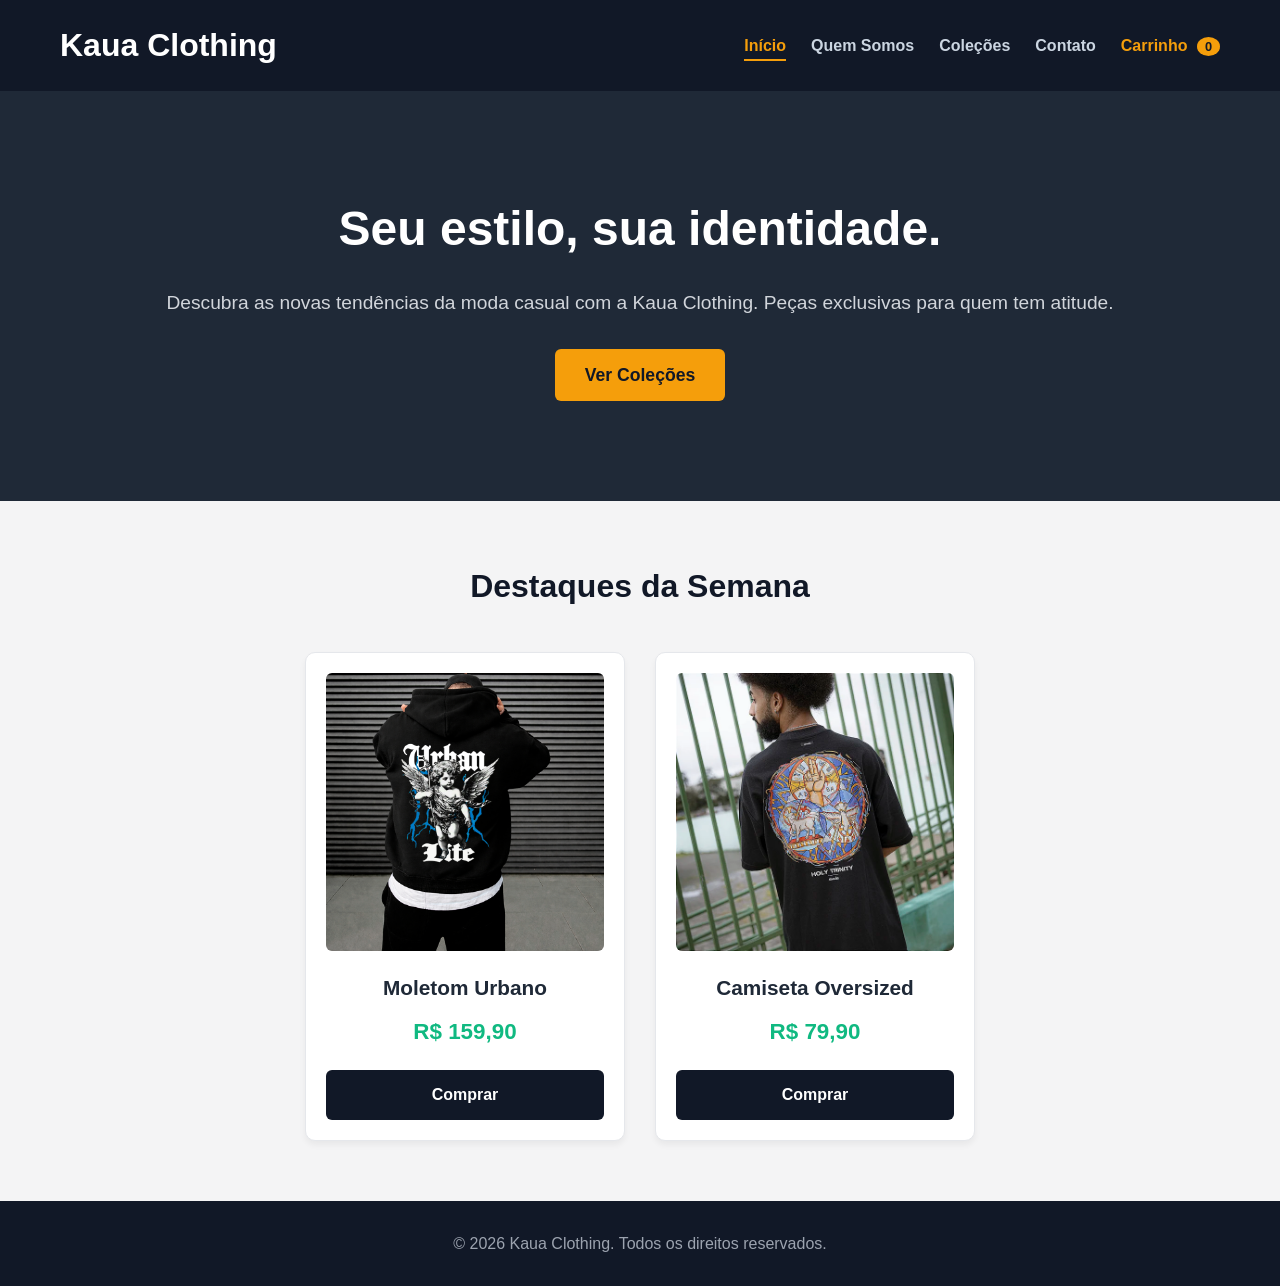
<file: index.html>
<!DOCTYPE html>
<html lang="pt-BR">
<head>
    <meta charset="UTF-8">
    <meta name="viewport" content="width=device-width, initial-scale=1.0">
    <meta name="description" content="Melhor loja para seu melhor estilo!">
    <title>Kaua Clothing | Início</title>
    <link rel="stylesheet" href="style.css">
</head>
<body>
    <header>
        <div class="container header-flex">
            <h1>Kaua Clothing</h1>
            <nav>
                <ul>
                    <li><a href="index.html" class="active">Início</a></li>
                    <li><a href="sobre.html">Quem Somos</a></li>
                    <li><a href="colecoes.html">Coleções</a></li>
                    <li><a href="contato.html">Contato</a></li>
                    <li><a href="carrinho.html" style="color: #f59e0b;">Carrinho <span class="cart-counter">0</span></a></li>
                </ul>
            </nav>
        </div>
    </header>

    <main>
        <section class="hero-section">
            <div class="container hero-content">
                <h2>Seu estilo, sua identidade.</h2>
                <p>Descubra as novas tendências da moda casual com a Kaua Clothing. Peças exclusivas para quem tem atitude.</p>
                <a href="colecoes.html" class="btn-primary">Ver Coleções</a>
            </div>
        </section>

        <section class="container section-padding">
            <h2 class="text-center">Destaques da Semana</h2>
            <div class="grid-produtos">
                <article class="produto-card">
                    <img src="images/Moletom-urb.jpg" alt="Moletom Urbano">
                    <h3>Moletom Urbano</h3>
                    <p class="preco">R$ 159,90</p>
                    <a href="colecoes.html" class="btn-secondary">Comprar</a>
                </article>
                <article class="produto-card">
                    <img src="images/oversizes2.png" alt="Camiseta Oversized">
                    <h3>Camiseta Oversized</h3>
                    <p class="preco">R$ 79,90</p>
                    <a href="colecoes.html" class="btn-secondary">Comprar</a>
                </article>
            </div>
        </section>
    </main>

    <footer>
        <div class="container">
            <p>&copy; 2026 Kaua Clothing. Todos os direitos reservados.</p>
        </div>
    </footer>
    <script src="script.js"></script>
</body>
</html>
</file>
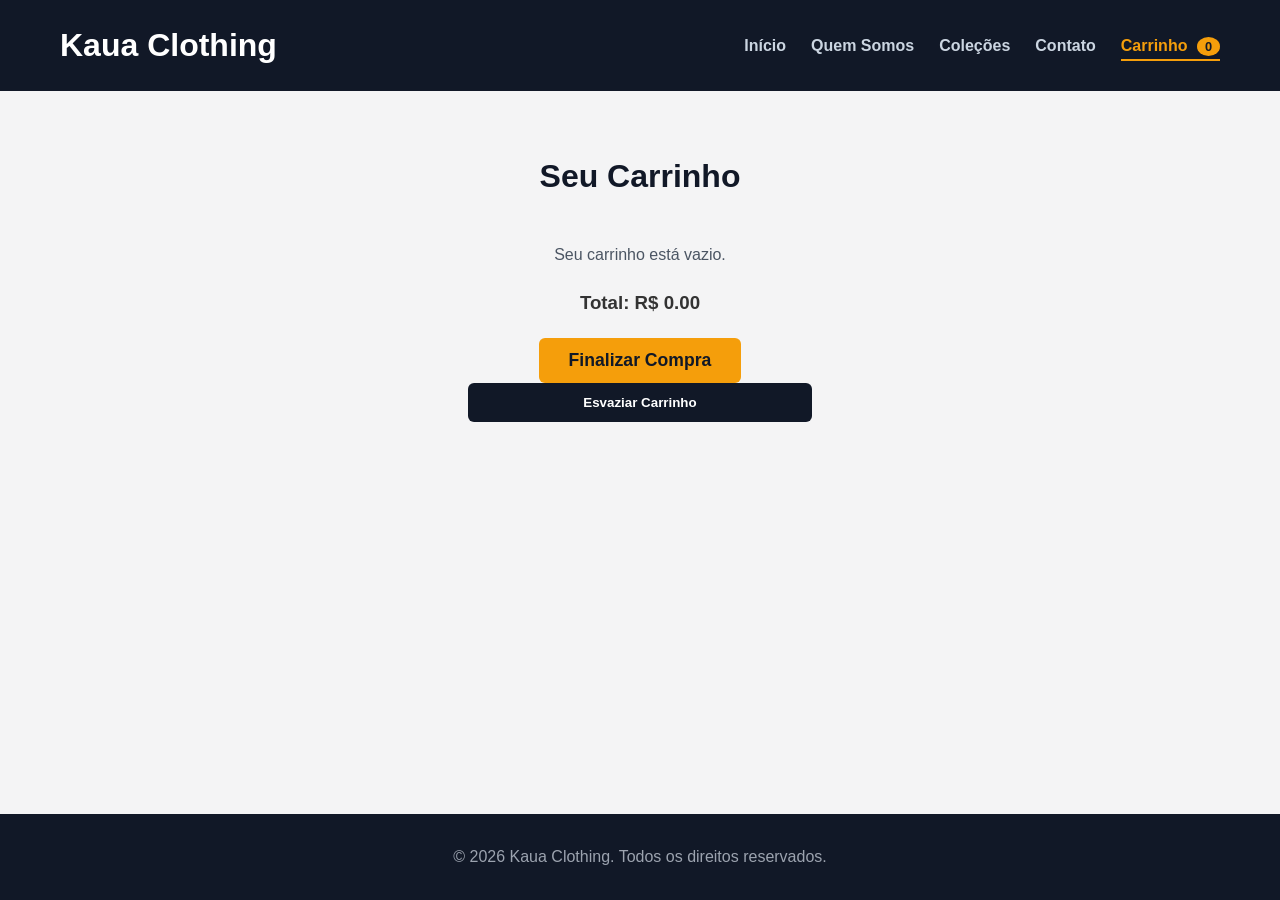
<file: carrinho.html>
<!DOCTYPE html>
<html lang="pt-BR">
<head>
    <meta charset="UTF-8">
    <meta name="viewport" content="width=device-width, initial-scale=1.0">
    <meta name="description" content="Carrinho de compras da Kaua Clothing.">
    <title>Kaua Clothing | Carrinho</title>
    <link rel="stylesheet" href="style.css">
</head>
<body>
    <header>
        <div class="container header-flex">
            <h1>Kaua Clothing</h1>
            <nav>
                <ul>
                    <li><a href="index.html">Início</a></li>
                    <li><a href="sobre.html">Quem Somos</a></li>
                    <li><a href="colecoes.html">Coleções</a></li>
                    <li><a href="contato.html">Contato</a></li>
                    <li><a href="carrinho.html" class="active" style="color: #f59e0b;">Carrinho <span class="cart-counter">0</span></a></li>
                </ul>
            </nav>
        </div>
    </header>

    <main class="container section-padding">
        <h2 class="text-center">Seu Carrinho</h2>
        
        <div class="carrinho-container">
            <div id="itens-carrinho"></div>

            <div class="carrinho-resumo">
                <h3>Total: R$ <span id="total-carrinho">0.00</span></h3>
                <div class="form-botoes" style="margin-top: 20px;">
                    <button class="btn-primary" onclick="alert('Funcionalidade de pagamento em breve!')">Finalizar Compra</button>
                    <button class="btn-secondary" onclick="limparCarrinho()">Esvaziar Carrinho</button>
                </div>
            </div>
        </div>
    </main>

    <footer>
        <div class="container">
            <p>&copy; 2026 Kaua Clothing. Todos os direitos reservados.</p>
        </div>
    </footer>
    <script src="script.js"></script>
</body>
</html>
</file>
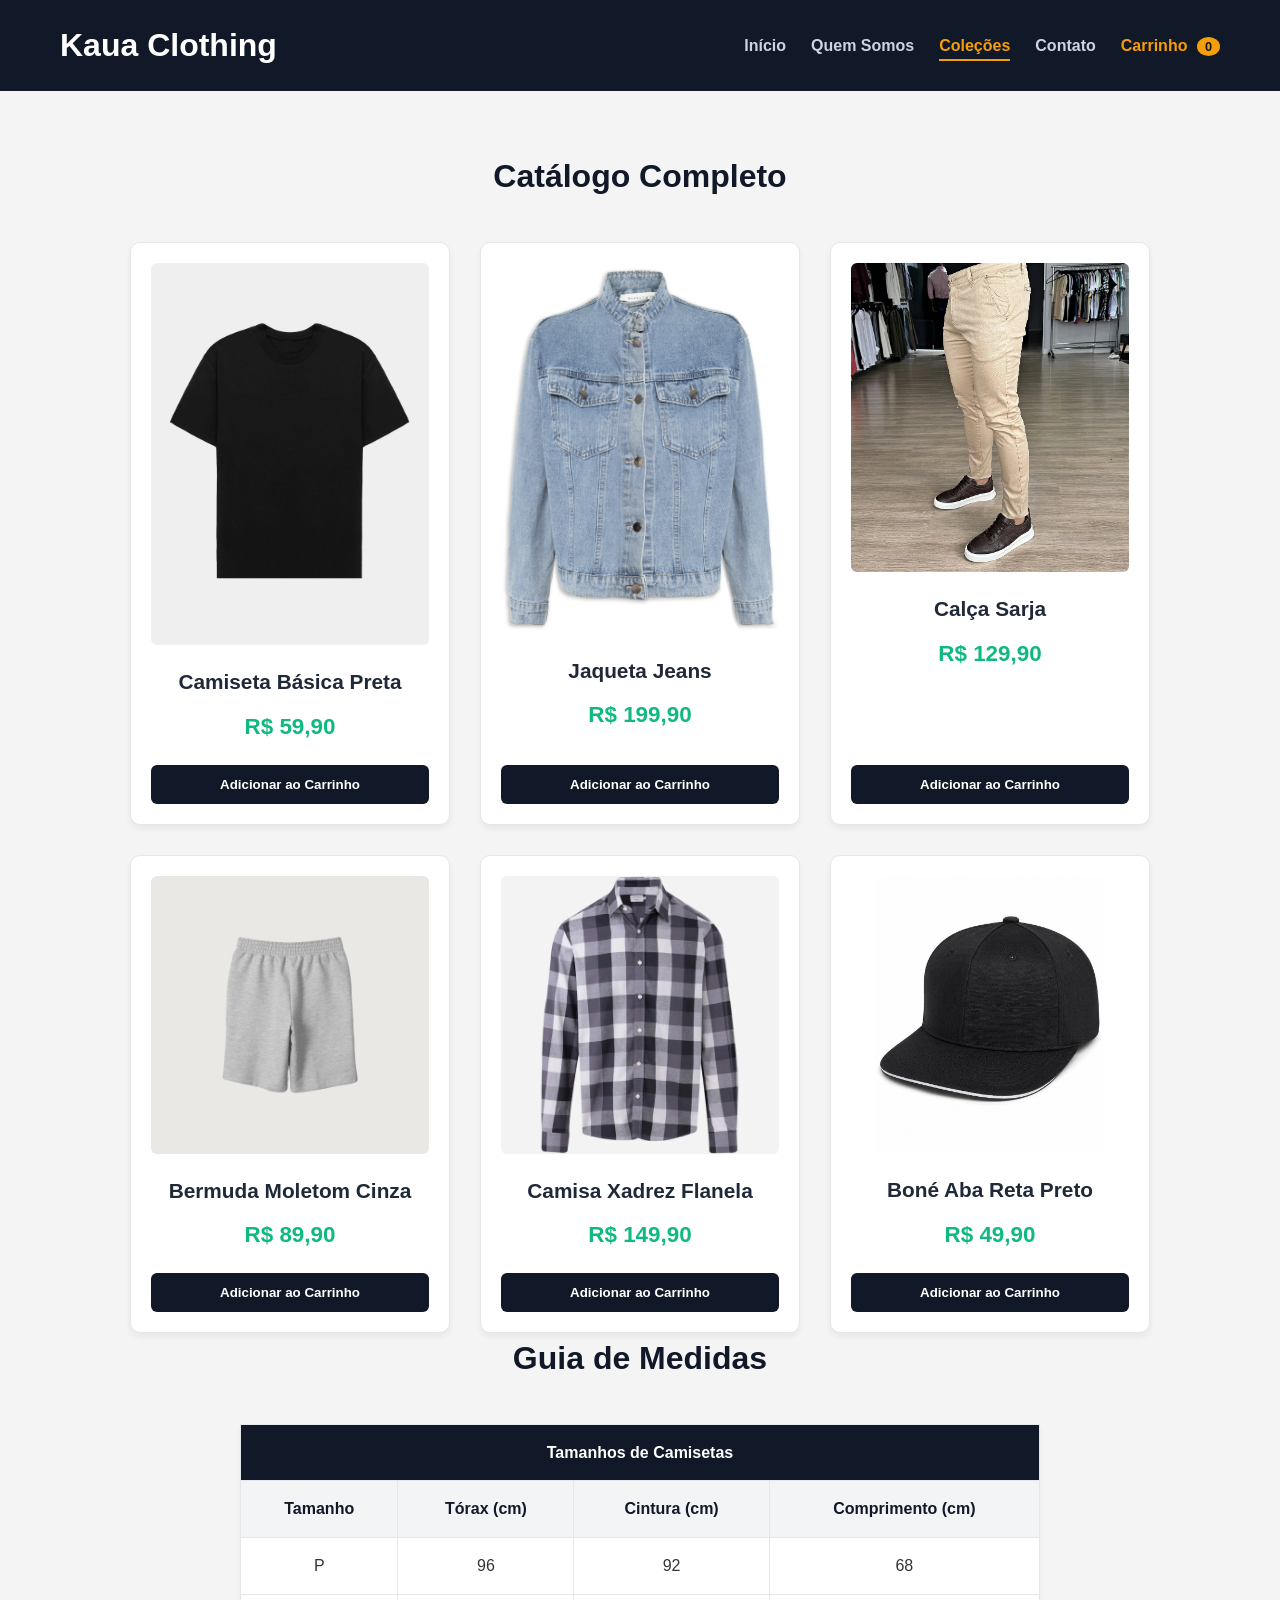
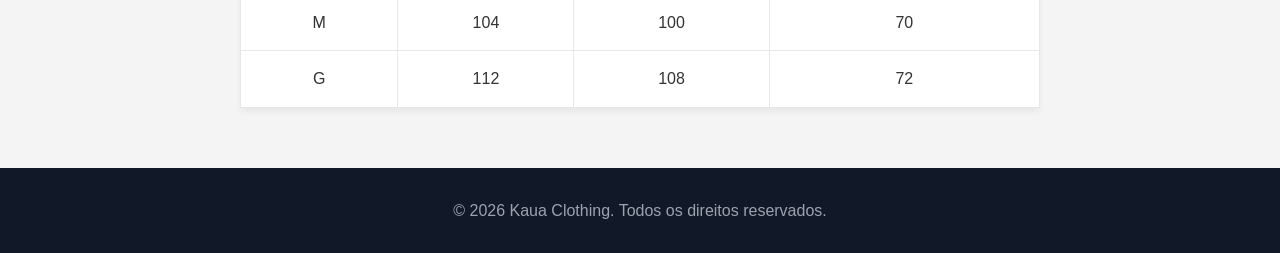
<file: colecoes.html>
<!DOCTYPE html>
<html lang="pt-BR">
<head>
    <meta charset="UTF-8">
    <meta name="viewport" content="width=device-width, initial-scale=1.0">
    <meta name="description" content="Melhor loja para seu melhor estilo!">
    <title>Kaua Clothing | Coleções</title>
    <link rel="stylesheet" href="style.css">
</head>
<body>
    <header>
        <div class="container header-flex">
            <h1>Kaua Clothing</h1>
            <nav>
                <ul>
                    <li><a href="index.html">Início</a></li>
                    <li><a href="sobre.html">Quem Somos</a></li>
                    <li><a href="colecoes.html" class="active">Coleções</a></li>
                    <li><a href="contato.html">Contato</a></li>
                    <li><a href="carrinho.html" style="color: #f59e0b;">Carrinho <span class="cart-counter">0</span></a></li>
                </ul>
            </nav>
        </div>
    </header>

    <main class="container section-padding">
        <section>
            <h2 class="text-center">Catálogo Completo</h2>
            <div class="grid-produtos">
                <article class="produto-card">
                    <img src="images/preta.png" alt="Camiseta Básica Preta">
                    <h3>Camiseta Básica Preta</h3>
                    <p class="preco">R$ 59,90</p>
                    <button class="btn-secondary" onclick="adicionarAoCarrinho('Camiseta Básica Preta', 59.90)">Adicionar ao Carrinho</button>
                </article>
                <article class="produto-card">
                    <img src="images/jeans.png" alt="Jaqueta Jeans Clássica">
                    <h3>Jaqueta Jeans</h3>
                    <p class="preco">R$ 199,90</p>
                    <button class="btn-secondary" onclick="adicionarAoCarrinho('Jaqueta Jeans', 199.90)">Adicionar ao Carrinho</button>
                </article>
                <article class="produto-card">
                    <img src="images/sarja.png" alt="Calça Sarja Areia">
                    <h3>Calça Sarja</h3>
                    <p class="preco">R$ 129,90</p>
                    <button class="btn-secondary" onclick="adicionarAoCarrinho('Calça Sarja', 129.90)">Adicionar ao Carrinho</button>
                </article>
                <article class="produto-card">
                    <img src="images/calcao.png" alt="Bermuda Moletom">
                    <h3>Bermuda Moletom Cinza</h3>
                    <p class="preco">R$ 89,90</p>
                    <button class="btn-secondary" onclick="adicionarAoCarrinho('Bermuda Moletom Cinza', 89.90)">Adicionar ao Carrinho</button>
                </article>
                <article class="produto-card">
                    <img src="images/xadrez.png" alt="Camisa Xadrez Flanela">
                    <h3>Camisa Xadrez Flanela</h3>
                    <p class="preco">R$ 149,90</p>
                    <button class="btn-secondary" onclick="adicionarAoCarrinho('Camisa Xadrez Flanela', 149.90)">Adicionar ao Carrinho</button>
                </article>
                <article class="produto-card">
                    <img src="images/bone.png" alt="Boné Aba Reta">
                    <h3>Boné Aba Reta Preto</h3>
                    <p class="preco">R$ 49,90</p>
                    <button class="btn-secondary" onclick="adicionarAoCarrinho('Boné Aba Reta Preto', 49.90)">Adicionar ao Carrinho</button>
                </article>
                </div> 
        </section> 
        <section>
            <h2 class="text-center">Guia de Medidas</h2>
            <table>
                <thead>
                    <tr>
                        <th colspan="4" scope="colgroup">Tamanhos de Camisetas</th>
                    </tr>
                    <tr>
                        <th scope="col">Tamanho</th>
                        <th scope="col">Tórax (cm)</th>
                        <th scope="col">Cintura (cm)</th>
                        <th scope="col">Comprimento (cm)</th>
                    </tr>
                </thead>
                <tbody>
                    <tr>
                        <td>P</td>
                        <td>96</td>
                        <td>92</td>
                        <td>68</td>
                    </tr>
                    <tr>
                        <td>M</td>
                        <td>104</td>
                        <td>100</td>
                        <td>70</td>
                    </tr>
                    <tr>
                        <td>G</td>
                        <td>112</td>
                        <td>108</td>
                        <td>72</td>
                    </tr>
                </tbody>
            </table>
        </section>

    </main>

    <footer>
        <div class="container">
            <p>&copy; 2026 Kaua Clothing. Todos os direitos reservados.</p>
        </div>
    </footer>
    <script src="script.js"></script>
</body>
</html>
</file>
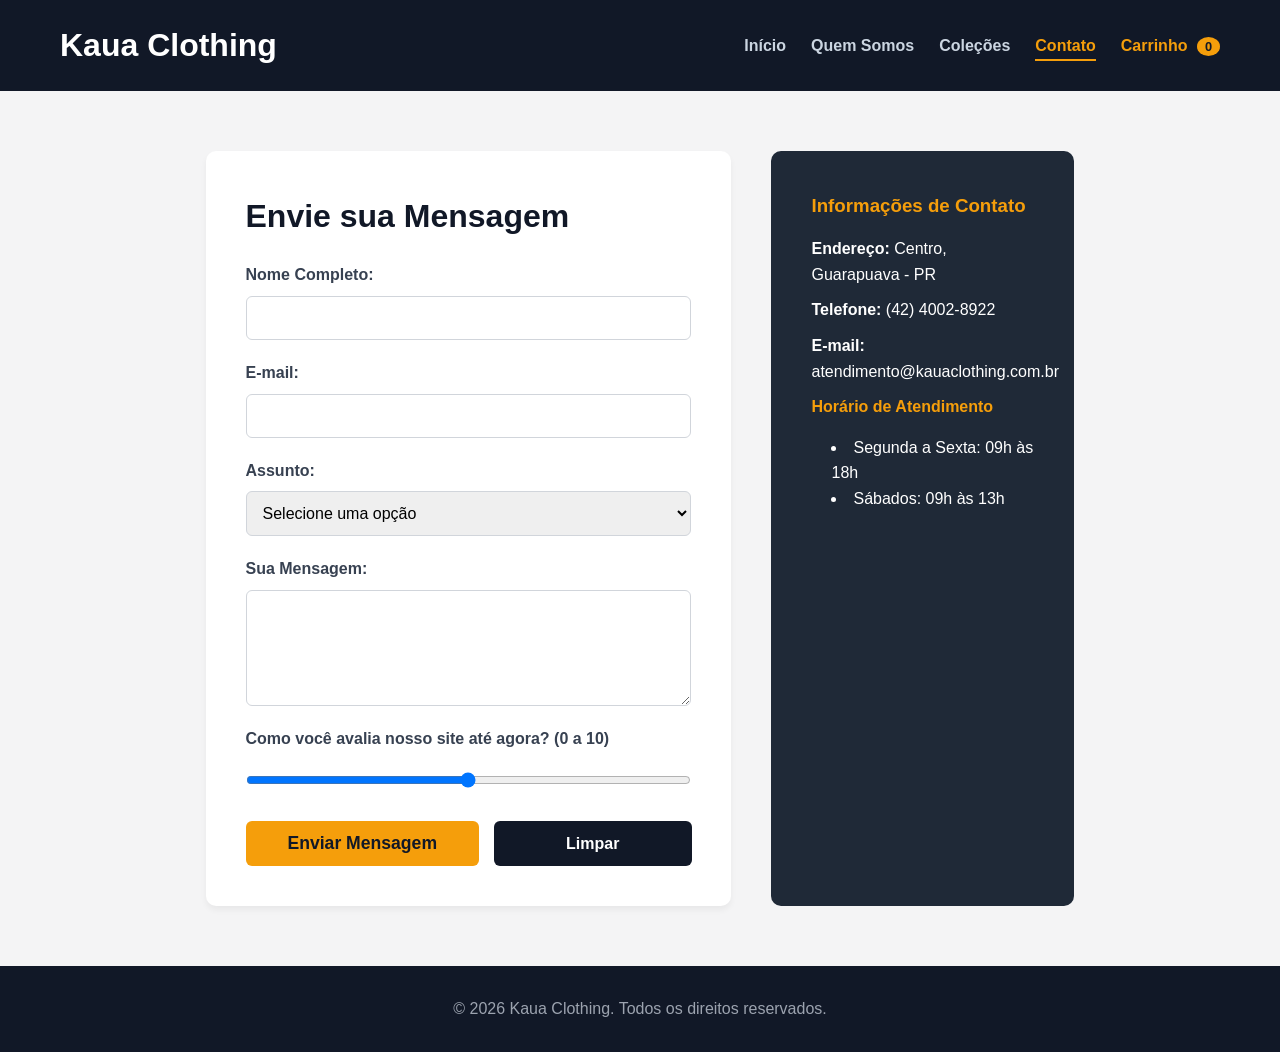
<file: contato.html>
<!DOCTYPE html>
<html lang="pt-BR">
<head>
    <meta charset="UTF-8">
    <meta name="viewport" content="width=device-width, initial-scale=1.0">
    <meta name="description" content="Melhor loja para seu melhor estilo!">
    <title>Kaua Clothing | Contato</title>
    <link rel="stylesheet" href="style.css">
</head>
<body>
    <header>
        <div class="container header-flex">
            <h1>Kaua Clothing</h1>
            <nav>
                <ul>
                    <li><a href="index.html">Início</a></li>
                    <li><a href="sobre.html">Quem Somos</a></li>
                    <li><a href="colecoes.html">Coleções</a></li>
                    <li><a href="contato.html" class="active">Contato</a></li>
                    <li><a href="carrinho.html" style="color: #f59e0b;">Carrinho <span class="cart-counter">0</span></a></li>
                </ul>
            </nav>
        </div>
    </header>

    <main class="container section-padding">
        <div class="contato-wrapper">
            <section class="form-section">
                <!-- Div oculta para receber a mensagem do JS -->
                <div id="mensagem-feedback" style="display: none; text-align: center;"></div>
                <div id="area-formulario">
                    <h2>Envie sua Mensagem</h2>
                    <form id="form-contato">
                    <div class="form-group">
                        <label for="nome">Nome Completo:</label>
                        <input type="text" id="nome" name="nome" required>
                    </div>
                    <div class="form-group">
                        <label for="email">E-mail:</label>
                        <input type="email" id="email" name="email" required>
                    </div>
                    <div class="form-group">
                        <label for="assunto">Assunto:</label>
                        <select id="assunto" name="assunto" required>
                            <option value="">Selecione uma opção</option>
                            <option value="duvida">Dúvida sobre pedido</option>
                            <option value="troca">Troca ou Devolução</option>
                            <option value="sugestao">Sugestões</option>
                        </select>
                    </div>
                    <div class="form-group">
                        <label for="mensagem">Sua Mensagem:</label>
                        <textarea id="mensagem" name="mensagem" rows="5" required></textarea>
                    </div>
                    
                    <div class="form-group">
                         <label for="nivel">Como você avalia nosso site até agora? (0 a 10)</label>
                         <input type="range" id="nivel" name="nivel" min="0" max="10">
                    </div>


                    <div style="display: flex; gap: 15px;">
                        <button type="submit" class="btn-primary" style="flex: 1;">Enviar Mensagem</button>
                         <input type="reset" value="Limpar" class="btn-secondary" style="flex: 1; text-align: center;">
                    </div>
                </form>
              </div>
            </section>
            
            <aside class="info-lateral">
                <h3>Informações de Contato</h3>
                <p><strong>Endereço:</strong> Centro, Guarapuava - PR</p>
                <p><strong>Telefone:</strong> (42) 4002-8922</p>
                <p><strong>E-mail:</strong> atendimento@kauaclothing.com.br</p>
                <div class="horarios">
                    <h4>Horário de Atendimento</h4>
                    <ul>
                        <li>Segunda a Sexta: 09h às 18h</li>
                        <li>Sábados: 09h às 13h</li>
                    </ul>
                </div>
            </aside>
        </div>
    </main>

    <footer>
        <div class="container">
            <p>&copy; 2026 Kaua Clothing. Todos os direitos reservados.</p>
        </div>
    </footer>
    <script src="script.js"></script>
</body>
</html>
</file>
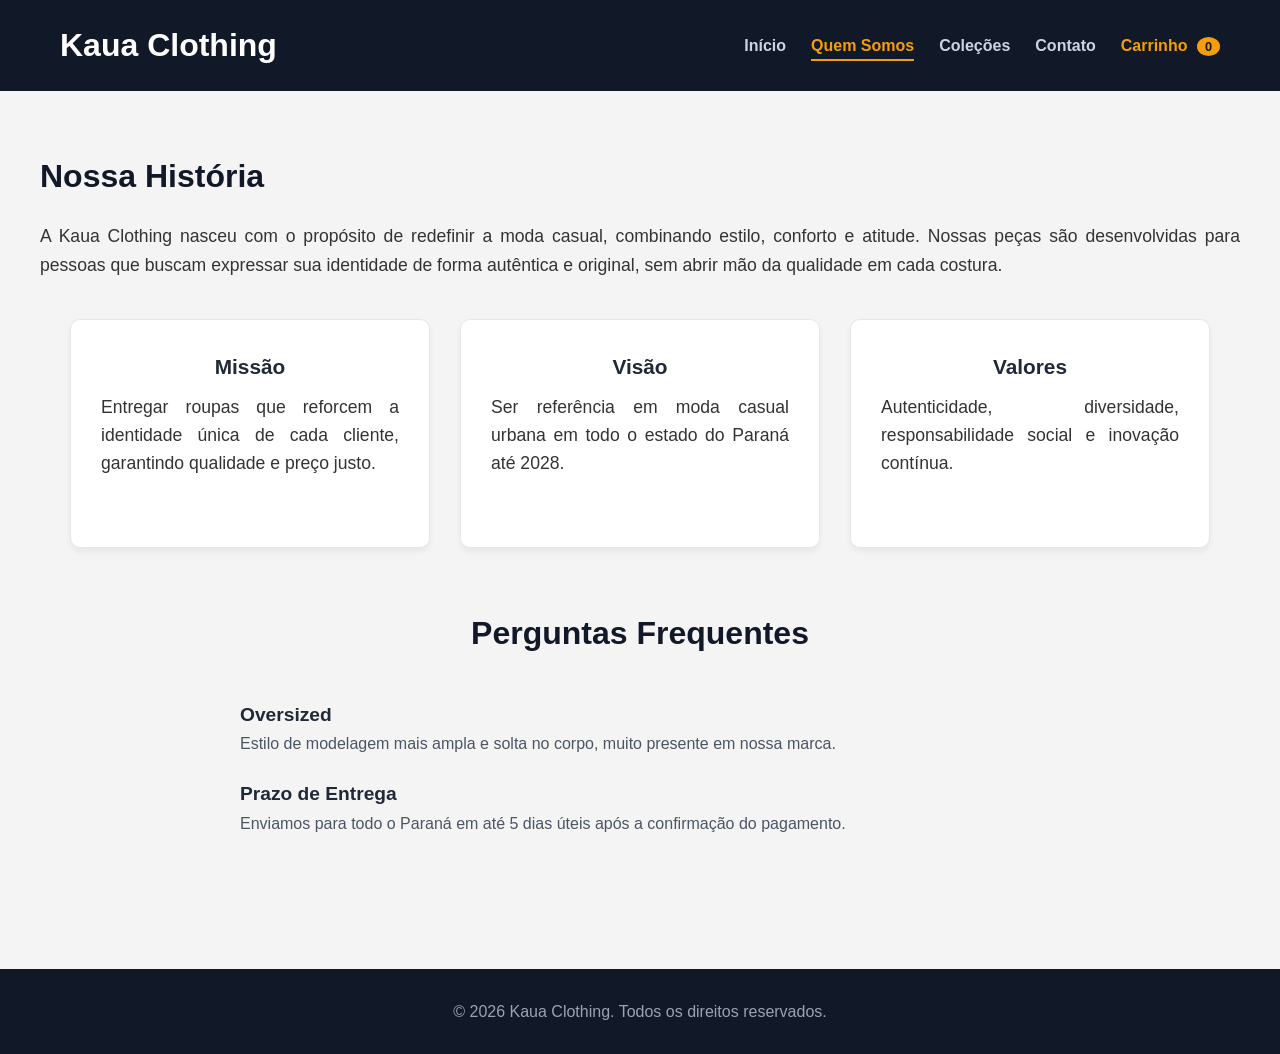
<file: sobre.html>
<!DOCTYPE html>
<html lang="pt-BR">
<head>
    <meta charset="UTF-8">
    <meta name="viewport" content="width=device-width, initial-scale=1.0">
    <meta name="description" content="Melhor loja para seu melhor estilo!">
    <title>Kaua Clothing | Quem Somos</title>
    <link rel="stylesheet" href="style.css">
</head>
<body>
    <header>
        <div class="container header-flex">
            <h1>Kaua Clothing</h1>
            <nav>
                <ul>
                    <li><a href="index.html">Início</a></li>
                    <li><a href="sobre.html" class="active">Quem Somos</a></li>
                    <li><a href="colecoes.html">Coleções</a></li>
                    <li><a href="contato.html">Contato</a></li>
                    <li><a href="carrinho.html" style="color: #f59e0b;">Carrinho <span class="cart-counter">0</span></a></li>
                </ul>
            </nav>
        </div>
    </header>

    <main class="container section-padding">
        <section class="sobre-content">
            <h2>Nossa História</h2>
            <p>A Kaua Clothing nasceu com o propósito de redefinir a moda casual, combinando estilo, conforto e atitude. Nossas peças são desenvolvidas para pessoas que buscam expressar sua identidade de forma autêntica e original, sem abrir mão da qualidade em cada costura.</p>
            
            <div class="valores-grid">
                <article class="valor-card">
                    <h3>Missão</h3>
                    <p>Entregar roupas que reforcem a identidade única de cada cliente, garantindo qualidade e preço justo.</p>
                </article>
                <article class="valor-card">
                    <h3>Visão</h3>
                    <p>Ser referência em moda casual urbana em todo o estado do Paraná até 2028.</p>
                </article>
                <article class="valor-card">
                    <h3>Valores</h3>
                    <p>Autenticidade, diversidade, responsabilidade social e inovação contínua.</p>
                </article>
</div> 
        </section> 
        <section class="container section-padding">
            <h2 class="text-center">Perguntas Frequentes</h2>
            <dl>
                <dt>Oversized</dt>
                <dd>Estilo de modelagem mais ampla e solta no corpo, muito presente em nossa marca.</dd>
                
                <dt>Prazo de Entrega</dt>
                <dd>Enviamos para todo o Paraná em até 5 dias úteis após a confirmação do pagamento.</dd>
            </dl>
        </section>
    </main>

    <footer>
        <div class="container">
            <p>&copy; 2026 Kaua Clothing. Todos os direitos reservados.</p>
        </div>
    </footer>
    <script src="script.js"></script>
</body>
</html>
</file>
<file: style.css>
* {
    margin: 0;
    padding: 0;
    box-sizing: border-box;
}

body {
    font-family: 'Arial', sans-serif;
    background-color: #f4f4f5;
    color: #333;
    line-height: 1.6;
    display: flex;
    flex-direction: column;
    min-height: 100vh;
}

main {
    flex: 1;
}

.container {
    max-width: 1200px;
    margin: 0 auto;
    padding: 0 20px;
}

.section-padding {
    padding: 60px 0;
}

.text-center {
    text-align: center;
    margin-bottom: 40px;
}

header {
    background-color: #111827;
    color: #fff;
    padding: 20px 0;
    position: sticky;
    top: 0;
    z-index: 100;
}

.header-flex {
    display: flex;
    justify-content: space-between;
    align-items: center;
    flex-wrap: wrap;
}

nav ul {
    display: flex;
    list-style: none;
    gap: 25px;
}

nav a {
    color: #cbd5e1;
    text-decoration: none;
    font-weight: bold;
    transition: color 0.3s ease;
    padding: 5px 0;
}

nav a:hover, nav a.active {
    color: #f59e0b;
    border-bottom: 2px solid #f59e0b;
}

h2 {
    font-size: 2rem;
    color: #111827;
    margin-bottom: 20px;
}

.hero-section {
    background-color: #1f2937;
    color: #fff;
    padding: 100px 20px;
    text-align: center;
}

.hero-content h2 {
    color: #fff;
    font-size: 3rem;
    margin-bottom: 20px;
}

.hero-content p {
    font-size: 1.2rem;
    margin-bottom: 30px;
    color: #d1d5db;
}

.btn-primary {
    background-color: #f59e0b;
    color: #111827;
    text-decoration: none;
    padding: 12px 30px;
    border-radius: 6px;
    font-weight: bold;
    font-size: 1.1rem;
    display: inline-block;
    border: none;
    cursor: pointer;
    transition: background-color 0.3s;
}

.btn-primary:hover {
    background-color: #d97706;
}

.grid-produtos, .valores-grid {
    display: flex;
    flex-wrap: wrap;
    gap: 30px;
    justify-content: center;
}

.produto-card, .valor-card {
    background-color: #fff;
    border: 1px solid #e5e7eb;
    border-radius: 10px;
    width: 320px;
    padding: 20px;
    text-align: center;
    box-shadow: 0 4px 6px rgba(0,0,0,0.05);
    display: flex;
    flex-direction: column;
}

.produto-card img {
    width: 100%;
    border-radius: 6px;
    margin-bottom: 20px;
}

.produto-card h3, .valor-card h3 {
    font-size: 1.3rem;
    margin-bottom: 10px;
    color: #1f2937;
}

.preco {
    font-weight: bold;
    color: #10b981;
    font-size: 1.4rem;
    margin-bottom: 20px;
    flex-grow: 1;
}

.btn-secondary {
    background-color: #111827;
    color: #fff;
    border: none;
    padding: 12px;
    border-radius: 6px;
    cursor: pointer;
    font-weight: bold;
    text-decoration: none;
    display: inline-block;
    width: 100%;
    transition: background-color 0.3s;
}

.btn-secondary:hover {
    background-color: #374151;
}

.sobre-content p {
    font-size: 1.1rem;
    margin-bottom: 40px;
    text-align: justify;
}

.valor-card {
    width: 30%;
    min-width: 250px;
    padding: 30px;
}

.contato-wrapper {
    display: flex;
    flex-wrap: wrap;
    gap: 40px;
    justify-content: space-between;
}

.form-section {
    background-color: #fff;
    border-radius: 10px;
    padding: 40px;
    box-shadow: 0 4px 6px rgba(0,0,0,0.05);
    flex: 2;
    min-width: 300px;
}

.info-lateral {
    flex: 1;
    min-width: 250px;
    background-color: #1f2937;
    color: #fff;
    padding: 40px;
    border-radius: 10px;
}

.info-lateral h3, .info-lateral h4 {
    color: #f59e0b;
    margin-bottom: 15px;
}

.info-lateral p {
    margin-bottom: 10px;
}

.info-lateral ul {
    list-style: inside;
    margin-left: 20px;
}

form {
    display: flex;
    flex-direction: column;
    gap: 20px;
}

.form-group {
    display: flex;
    flex-direction: column;
}

label {
    font-weight: bold;
    margin-bottom: 8px;
    color: #374151;
}

input, textarea, select {
    padding: 12px;
    border: 1px solid #d1d5db;
    border-radius: 6px;
    font-size: 1rem;
    font-family: inherit;
}

input:focus, textarea:focus, select:focus {
    outline: none;
    border-color: #f59e0b;
    box-shadow: 0 0 0 2px rgba(245, 158, 11, 0.2);
}

footer {
    background-color: #111827;
    color: #9ca3af;
    text-align: center;
    padding: 30px 0;
    margin-top: auto;
}
table {
    width: 100%;
    max-width: 800px;
    margin: 20px auto 0 auto;
    border-collapse: collapse;
    text-align: center;
    background-color: #fff;
    box-shadow: 0 4px 6px rgba(0,0,0,0.05);
}

th, td {
    border: 1px solid #e5e7eb;
    padding: 15px;
}

thead th[colspan="4"] {
    background-color: #111827;
    color: #fff;
}

thead th {
    background-color: #f3f4f6;
    color: #111827;
}
dl {
    margin-top: 20px;
    text-align: left;
    max-width: 800px;
    margin-left: auto;
    margin-right: auto;
}

dt {
    font-weight: bold;
    color: #1f2937;
    margin-top: 20px;
    font-size: 1.2rem;
}

dd {
    margin-bottom: 10px;
    color: #4b5563;
    margin-left: 0;
    line-height: 1.8;
}
.cart-counter {
    background-color: #f59e0b;
    color: #111827;
    border-radius: 50%;
    padding: 2px 8px;
    font-size: 0.8rem;
    margin-left: 5px;
}
.produto-card {
    transition: transform 0.3s;
}

.produto-card:hover {
    transform: translateY(-5px);
    box-shadow: 0 10px 15px rgba(0,0,0,0.1);
}
.carrinho-item {
    padding: 15px;
    border-bottom: 1px solid #ddd;
}

.btn-remover {
    background-color: #dc2626;
    color: white;
    border: none;
    padding: 5px 10px;
    cursor: pointer;
}

.carrinho-resumo {
    margin-top: 20px;
    text-align: center;
}
</file>
